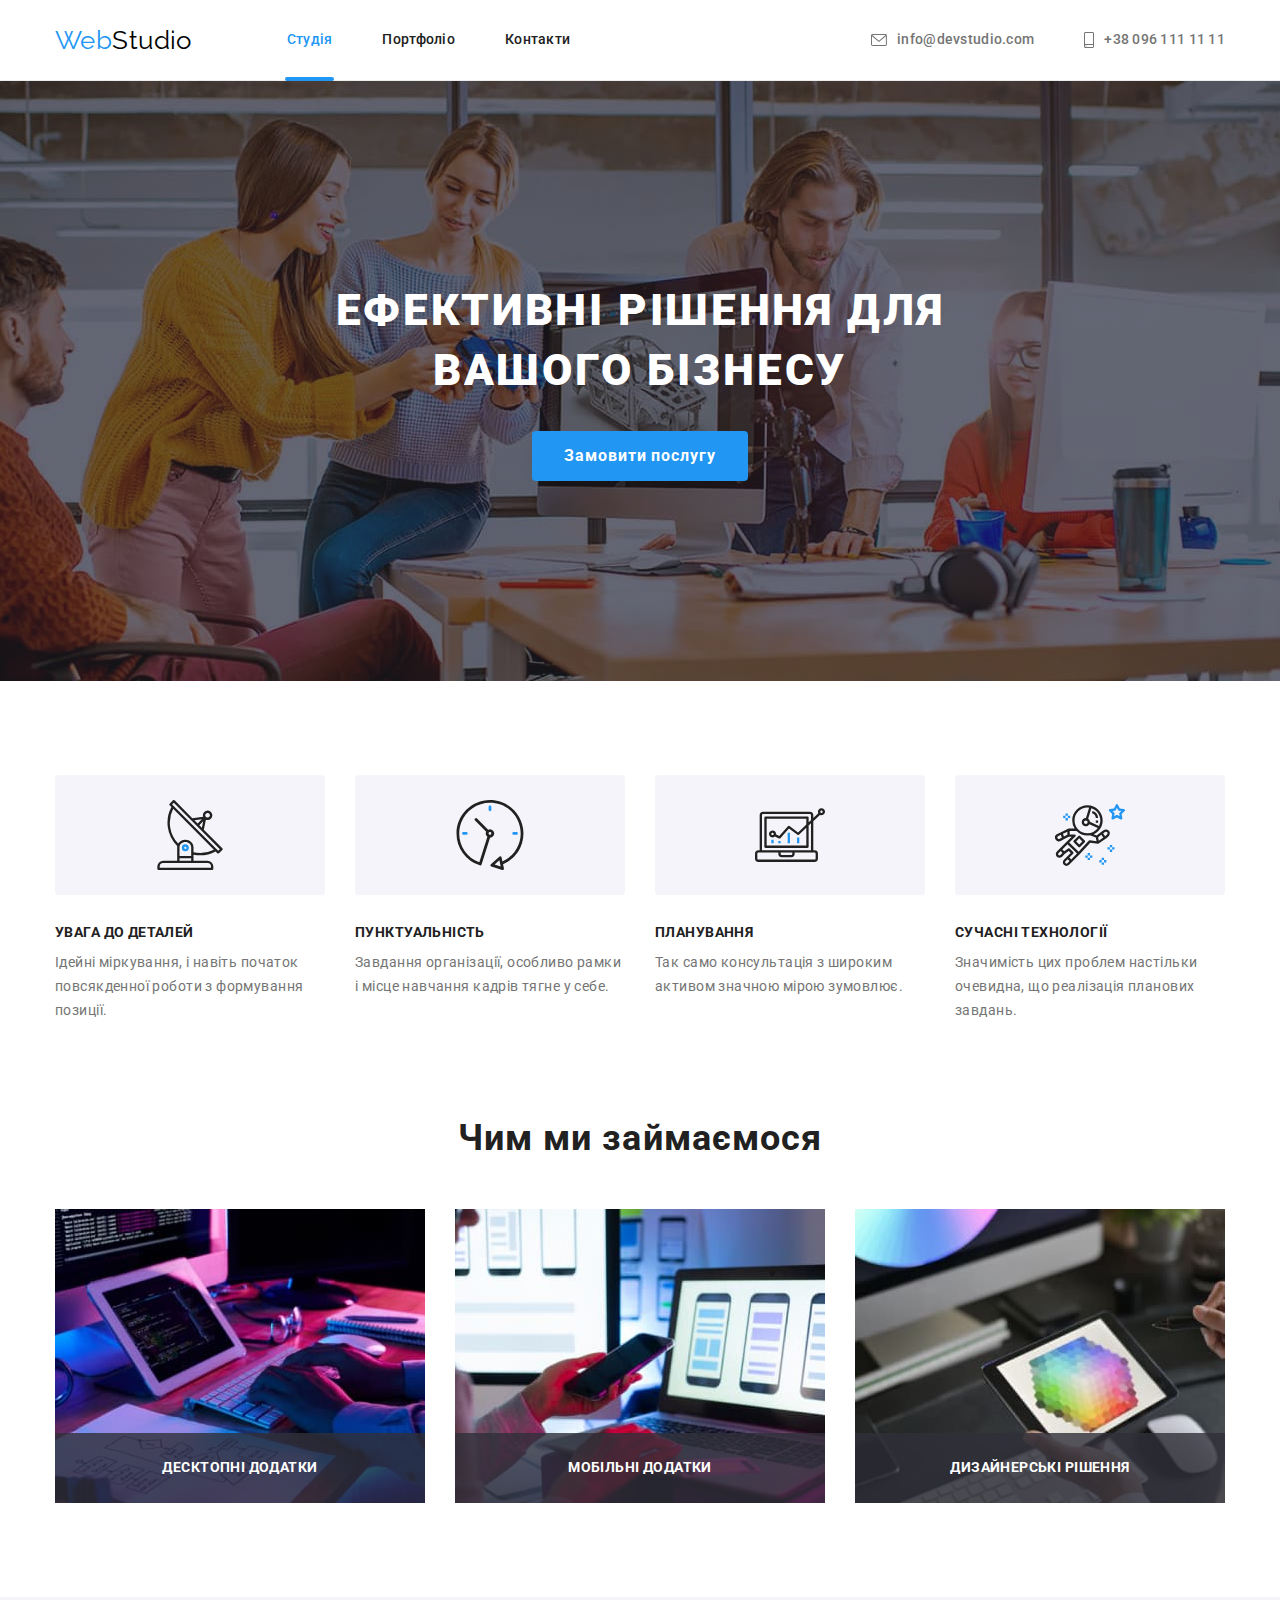
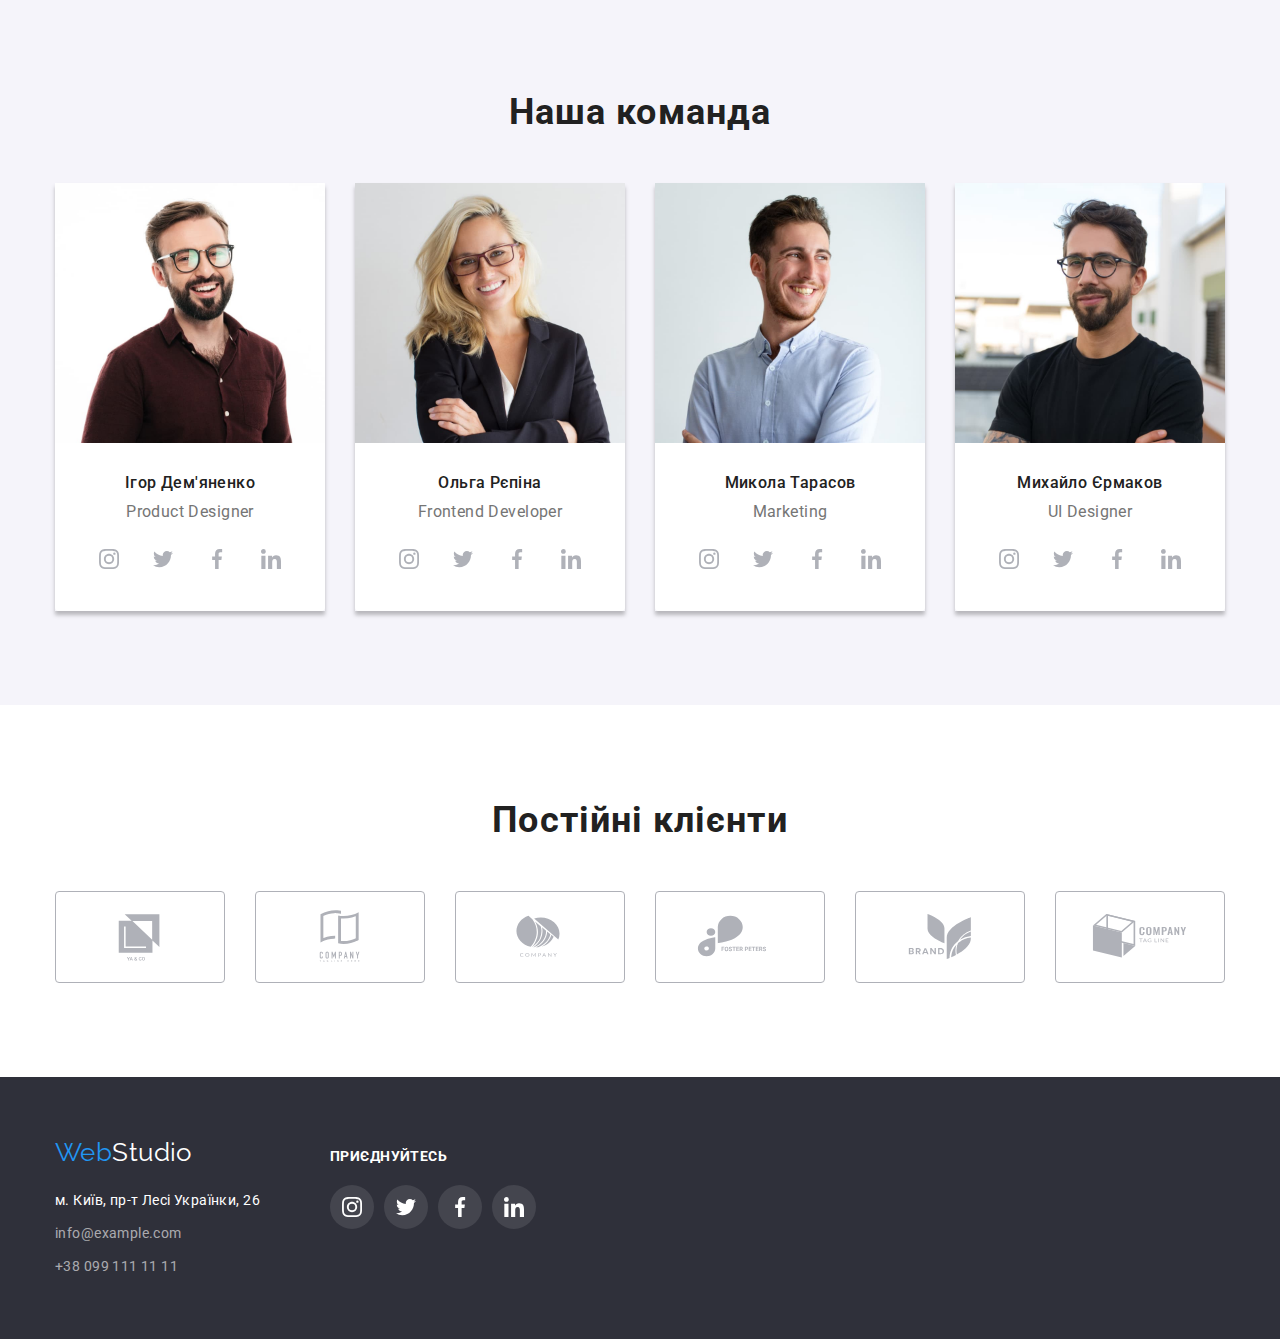
<file: index.html>
<!DOCTYPE html>
<html lang="uk">
  <head>
    <meta charset="UTF-8" />
    <meta http-equiv="X-UA-Compatible" content="IE=edge" />
    <meta name="viewport" content="width=device-width, initial-scale=1.0" />
    <title>Document</title>
    <link
      href="https://fonts.googleapis.com/css2?family=Raleway:wght@700&family=Roboto:wght@400;500;700;900&display=swap"
      rel="stylesheet"
    />
    <link
      rel="stylesheet"
      href="https://cdnjs.cloudflare.com/ajax/libs/modern-normalize/1.1.0/modern-normalize.min.css"
    />
    <link rel="stylesheet" href="./css/styles.css" />
  </head>
  <body>
    <!-- Head -->
    <header>
      <div class="container page-header">
        <a href="./index.html" class="logo">Web<span class="accent">Studio</span></a>
        <nav>
          <ul class="site-nav list">
            <li class="item"><a href="./index.html" class="link current">Студія</a></li>
            <li class="item"><a href="./portfolio.html" class="link">Портфоліо</a></li>
            <li class="item"><a href="" class="link">Контакти</a></li>
          </ul>
        </nav>
        <ul class="contact-info list">
          <li class="item">
            <a href="mailto:info@devstudio.com" class="link"
              ><svg class="contact-icon" width="16" height="12">
                <use href="./images/icons.svg#icon-envelope"></use></svg
              >info@devstudio.com</a
            >
          </li>
          <li class="item">
            <a href="tel:+380961111111" class="link"
              ><svg class="contact-icon" width="10" height="16">
                <use href="./images/icons.svg#icon-smartphone"></use></svg
              >+38 096 111 11 11</a
            >
          </li>
        </ul>
      </div>
    </header>
    <!-- Hero -->
    <main>
      <section class="hero">
        <div class="container">
          <h1 class="hero-title">Ефективні рішення для<br />вашого бізнесу</h1>
          <button type="button" class="button primary" data-modal-open>Замовити послугу</button>
        </div>
      </section>
      <!-- Feature -->
      <section class="section">
        <div class="container">
          <h2 class="section-title visually-hidden">Переваги</h2>
          <ul class="feature-list list">
            <li class="item">
              <div class="feature-img-list">
                <svg class="icon" width="70" height="70">
                  <use href="./images/icons.svg#icon-antenna"></use>
                </svg>
              </div>
              <h3 class="title">УВАГА ДО ДЕТАЛЕЙ</h3>
              <p>Ідейні міркування, і навіть початок повсякденної роботи з формування позиції.</p>
            </li>
            <li class="item">
              <div class="feature-img-list">
                <svg class="icon" width="70" height="70">
                  <use href="./images/icons.svg#icon-clock"></use>
                </svg>
              </div>
              <h3 class="title">ПУНКТУАЛЬНІСТЬ</h3>
              <p>Завдання організації, особливо рамки і місце навчання кадрів тягне у себе.</p>
            </li>
            <li class="item">
              <div class="feature-img-list">
                <svg class="icon" width="70" height="70">
                  <use href="./images/icons.svg#icon-diagram"></use>
                </svg>
              </div>
              <h3 class="title">ПЛАНУВАННЯ</h3>
              <p>Так само консультація з широким активом значною мірою зумовлює.</p>
            </li>
            <li class="item">
              <div class="feature-img-list">
                <svg class="icon" width="70" height="70">
                  <use href="./images/icons.svg#icon-astronaut"></use>
                </svg>
              </div>
              <h3 class="title">СУЧАСНІ ТЕХНОЛОГІЇ</h3>
              <p>Значимість цих проблем настільки очевидна, що реалізація планових завдань.</p>
            </li>
          </ul>
        </div>
      </section>
      <!-- Presentation -->
      <section class="section make">
        <div class="container">
          <h2 class="section-title">Чим ми займаємося</h2>
          <ul class="list presentation">
            <li class="item">
              <img
                src="./images/computer.jpg"
                alt="Персональний комп'ютер"
                width="370"
                height="294"
              />
              <p class="presentation-top-text">Десктопні додатки</p>
            </li>
            <li class="item">
              <img src="./images/phone.jpg" alt="Мобільний пристрій" width="370" height="294" />
              <p class="presentation-top-text">Мобільні додатки</p>
            </li>
            <li class="item">
              <img src="./images/tablet.jpg" alt="Планшет" width="370" height="294" />
              <p class="presentation-top-text">Дизайнерські рішення</p>
            </li>
          </ul>
        </div>
      </section>
      <section class="section team">
        <div class="container">
          <h2 class="section-title">Наша команда</h2>
          <ul class="team-list list">
            <li class="item">
              <img src="./images/designer.jpg" alt="Співробітник" width="270" />
              <div class="card">
                <h3 class="team">Ігор Дем'яненко</h3>
                <p class="profession">Product Designer</p>
                <ul class="team-soc-list list">
                  <li class="team-soc-item">
                    <a href="" class="team-soc-link link">
                      <svg class="team-soc-icon" width="20" height="20">
                        <use href="./images/icons.svg#icon-instagram"></use>
                      </svg>
                    </a>
                  </li>
                  <li class="team-soc-item">
                    <a href="" class="team-soc-link link"
                      ><svg class="team-soc-icon" width="20" height="20">
                        <use href="./images/icons.svg#icon-twitter"></use></svg
                    ></a>
                  </li>
                  <li class="team-soc-item">
                    <a href="" class="team-soc-link link"
                      ><svg class="team-soc-icon" width="20" height="20">
                        <use href="./images/icons.svg#icon-facebook"></use></svg
                    ></a>
                  </li>
                  <li class="team-soc-item">
                    <a href="" class="team-soc-link link"
                      ><svg class="team-soc-icon" width="20" height="20">
                        <use href="./images/icons.svg#icon-linkedin"></use></svg
                    ></a>
                  </li>
                </ul>
              </div>
            </li>
            <li class="item">
              <img src="./images/developer.jpg" alt="Співробітниця" width="270" />
              <div class="card">
                <h3 class="team">Ольга Рєпіна</h3>
                <p class="profession">Frontend Developer</p>
                <ul class="team-soc-list list">
                  <li class="team-soc-item">
                    <a href="" class="team-soc-link link">
                      <svg class="team-soc-icon" width="20" height="20">
                        <use href="./images/icons.svg#icon-instagram"></use>
                      </svg>
                    </a>
                  </li>
                  <li class="team-soc-item">
                    <a href="" class="team-soc-link link"
                      ><svg class="team-soc-icon" width="20" height="20">
                        <use href="./images/icons.svg#icon-twitter"></use></svg
                    ></a>
                  </li>
                  <li class="team-soc-item">
                    <a href="" class="team-soc-link link"
                      ><svg class="team-soc-icon" width="20" height="20">
                        <use href="./images/icons.svg#icon-facebook"></use></svg
                    ></a>
                  </li>
                  <li class="team-soc-item">
                    <a href="" class="team-soc-link link"
                      ><svg class="team-soc-icon" width="20" height="20">
                        <use href="./images/icons.svg#icon-linkedin"></use></svg
                    ></a>
                  </li>
                </ul>
              </div>
            </li>
            <li class="item">
              <img src="./images/marketing.jpg" alt="Співробітник" width="270" />
              <div class="card">
                <h3 class="team">Микола Тарасов</h3>
                <p class="profession">Marketing</p>
                <ul class="team-soc-list list">
                  <li class="team-soc-item">
                    <a href="" class="team-soc-link link">
                      <svg class="team-soc-icon" width="20" height="20">
                        <use href="./images/icons.svg#icon-instagram"></use>
                      </svg>
                    </a>
                  </li>
                  <li class="team-soc-item">
                    <a href="" class="team-soc-link link"
                      ><svg class="team-soc-icon" width="20" height="20">
                        <use href="./images/icons.svg#icon-twitter"></use></svg
                    ></a>
                  </li>
                  <li class="team-soc-item">
                    <a href="" class="team-soc-link link"
                      ><svg class="team-soc-icon" width="20" height="20">
                        <use href="./images/icons.svg#icon-facebook"></use></svg
                    ></a>
                  </li>
                  <li class="team-soc-item">
                    <a href="" class="team-soc-link link"
                      ><svg class="team-soc-icon" width="20" height="20">
                        <use href="./images/icons.svg#icon-linkedin"></use></svg
                    ></a>
                  </li>
                </ul>
              </div>
            </li>
            <li class="item">
              <img src="./images/uidesigner.jpg" alt="Співробітник" width="270" />
              <div class="card">
                <h3 class="team">Михайло Єрмаков</h3>
                <p class="profession">UI Designer</p>
                <ul class="team-soc-list list">
                  <li class="team-soc-item">
                    <a href="" class="team-soc-link link">
                      <svg class="team-soc-icon" width="20" height="20">
                        <use href="./images/icons.svg#icon-instagram"></use>
                      </svg>
                    </a>
                  </li>
                  <li class="team-soc-item">
                    <a href="" class="team-soc-link link"
                      ><svg class="team-soc-icon" width="20" height="20">
                        <use href="./images/icons.svg#icon-twitter"></use></svg
                    ></a>
                  </li>
                  <li class="team-soc-item">
                    <a href="" class="team-soc-link link"
                      ><svg class="team-soc-icon" width="20" height="20">
                        <use href="./images/icons.svg#icon-facebook"></use></svg
                    ></a>
                  </li>
                  <li class="team-soc-item">
                    <a href="" class="team-soc-link link"
                      ><svg class="team-soc-icon" width="20" height="20">
                        <use href="./images/icons.svg#icon-linkedin"></use></svg
                    ></a>
                  </li>
                </ul>
              </div>
            </li>
          </ul>
        </div>
      </section>
      <!-- Client -->
      <section class="section client">
        <div class="container">
          <h2 class="section-title">Постійні клієнти</h2>
          <ul class="client-list list">
            <li class="client-item">
              <a href="" class="client-link link"
                ><svg class="client-soc-icon" width="106" height="60">
                  <use href="./images/icons.svg#icon-logo"></use></svg
              ></a>
            </li>
            <li class="client-item">
              <a href="" class="client-link link"
                ><svg class="client-soc-icon" width="106" height="60">
                  <use href="./images/icons.svg#icon-logo-1"></use></svg
              ></a>
            </li>
            <li class="client-item">
              <a href="" class="client-link link"
                ><svg class="client-soc-icon" width="106" height="60">
                  <use href="./images/icons.svg#icon-logo-2"></use></svg
              ></a>
            </li>
            <li class="client-item">
              <a href="" class="client-link link"
                ><svg class="client-soc-icon" width="106" height="60">
                  <use href="./images/icons.svg#icon-logo-3"></use></svg
              ></a>
            </li>
            <li class="client-item">
              <a href="" class="client-link link"
                ><svg class="client-soc-icon" width="106" height="60">
                  <use href="./images/icons.svg#icon-logo-4"></use></svg
              ></a>
            </li>
            <li class="client-item">
              <a href="" class="client-link link"
                ><svg class="client-soc-icon" width="106" height="60">
                  <use href="./images/icons.svg#icon-logo-5"></use></svg
              ></a>
            </li>
          </ul>
        </div>
      </section>
    </main>
    <!-- Footer -->
    <footer class="down">
      <div class="container footer-container">
        <div class="page-footer">
          <a href="./index.html" class="logo">Web<span class="accent">Studio</span></a>
          <address>
            <ul class="site-footer list">
              <li class="item">
                <a
                  href="https://goo.gl/maps/UnmmoopjUjEERXCH8"
                  target="_blank"
                  rel="noopener noreferrer"
                  class="map-link"
                  >м. Київ, пр-т Лесі Українки, 26</a
                >
              </li>
              <li class="item">
                <a href="mailto:info@example.com" class="link">info@example.com</a>
              </li>
              <li class="item"><a href="tel:+380991111111" class="link">+38 099 111 11 11</a></li>
            </ul>
          </address>
        </div>
        <div class="page-invait">
          <h2 class="section-title-invait">приєднуйтесь</h2>
          <ul class="invait-list list">
            <li class="invait-soc-item">
              <a href="" class="invait-soc-link link"
                ><svg class="invait-soc-icon" width="20" height="20">
                  <use href="./images/icons.svg#icon-instagram"></use></svg
              ></a>
            </li>
            <li class="invait-soc-item">
              <a href="" class="invait-soc-link link"
                ><svg class="invait-soc-icon" width="20" height="20">
                  <use href="./images/icons.svg#icon-twitter"></use></svg
              ></a>
            </li>
            <li class="invait-soc-item">
              <a href="" class="invait-soc-link link"
                ><svg class="invait-soc-icon" width="20" height="20">
                  <use href="./images/icons.svg#icon-facebook"></use></svg
              ></a>
            </li>
            <li class="invait-soc-item">
              <a href="" class="invait-soc-link link"
                ><svg class="invait-soc-icon" width="20" height="20">
                  <use href="./images/icons.svg#icon-linkedin"></use></svg
              ></a>
            </li>
          </ul>
        </div>
      </div>
    </footer>
    <div class="backdrop is-hidden" data-modal>
      <div class="modal">
        <button type="button" class="modal-close" data-modal-close>
          <svg class="modal-close-icon" width="18" height="18">
            <use href="./images/icons.svg#icon-close-black"></use>
          </svg>
        </button>
      </div>
    </div>
    <script src="./js/modal.js"></script>
  </body>
</html>
</file>
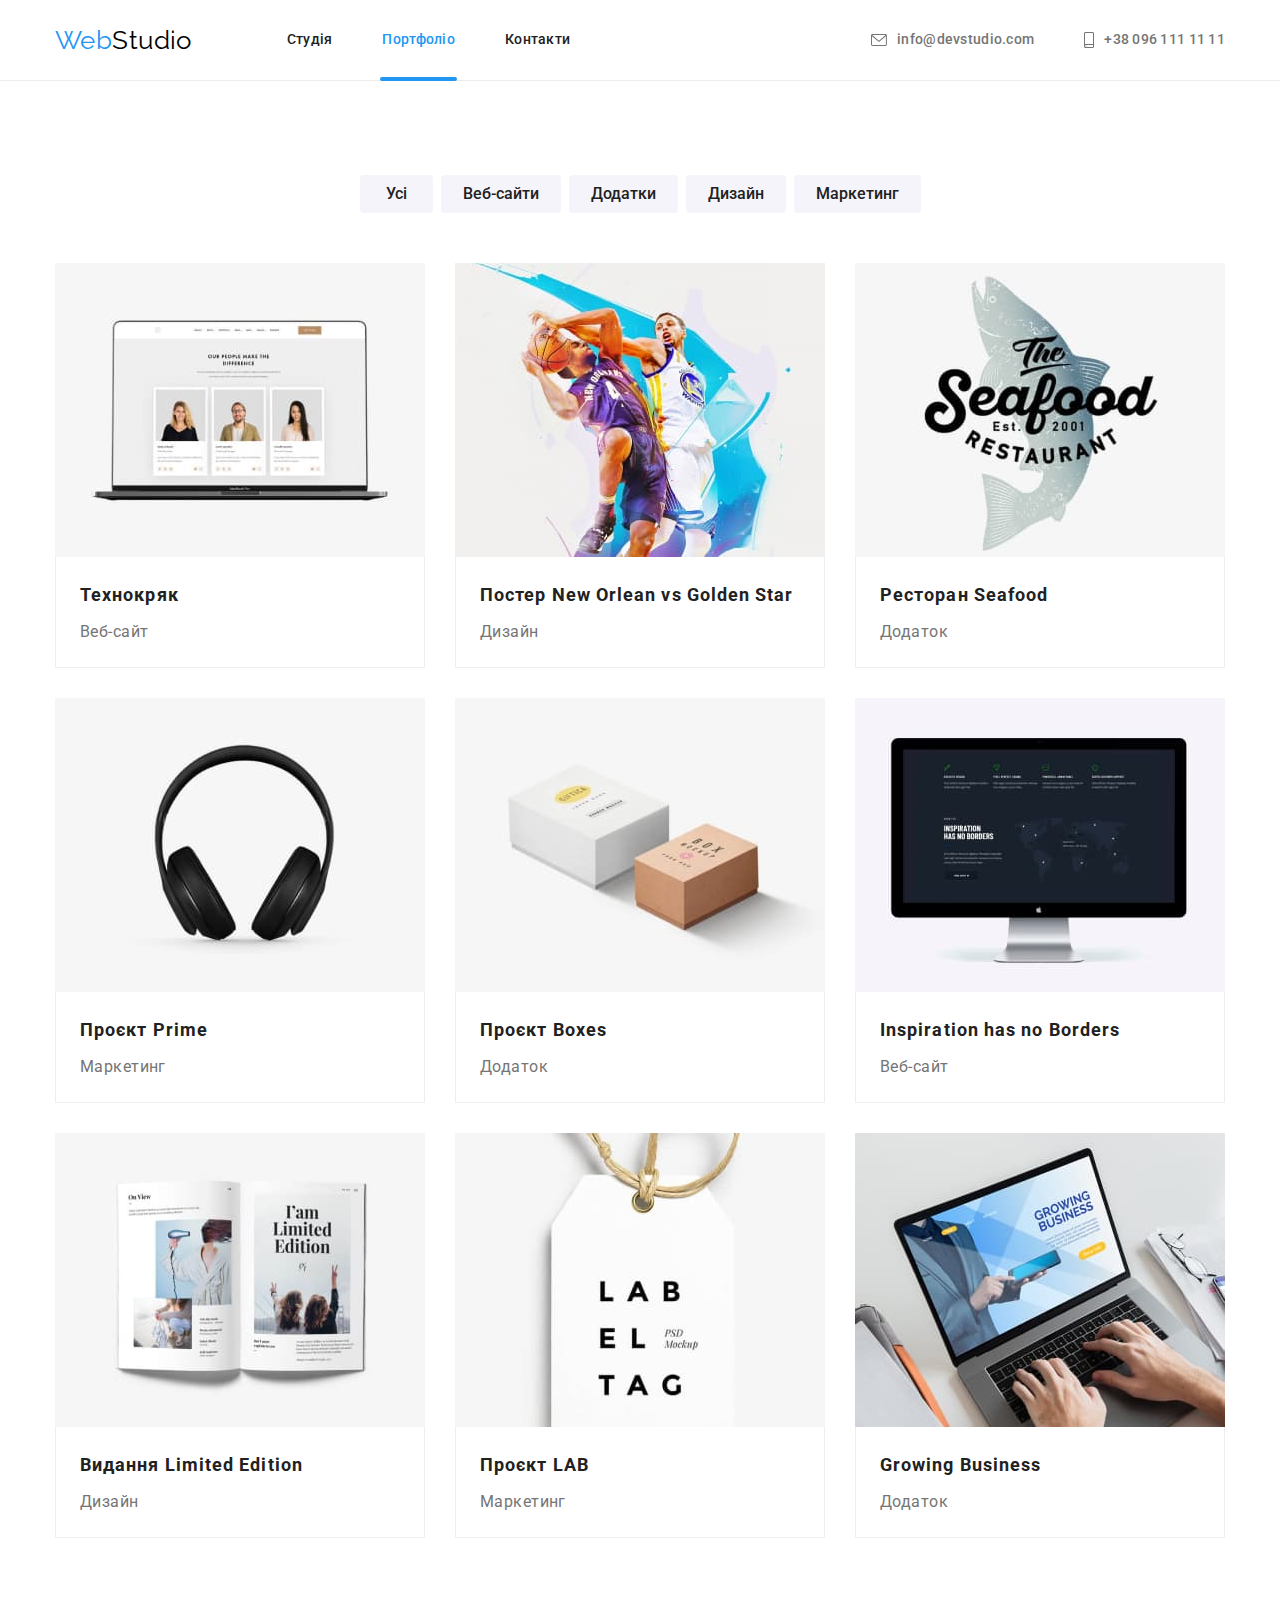
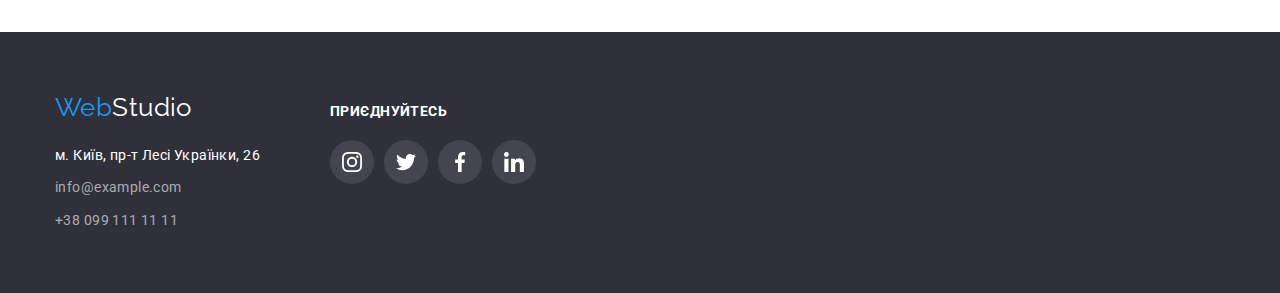
<file: portfolio.html>
<!DOCTYPE html>
<html lang="uk">
  <head>
    <meta charset="UTF-8" />
    <meta http-equiv="X-UA-Compatible" content="IE=edge" />
    <meta name="viewport" content="width=device-width, initial-scale=1.0" />
    <title>Document</title>
    <link
      href="https://fonts.googleapis.com/css2?family=Raleway:wght@700&family=Roboto:wght@400;500;700;900&display=swap"
      rel="stylesheet"
    />
    <link
      rel="stylesheet"
      href="https://cdnjs.cloudflare.com/ajax/libs/modern-normalize/1.1.0/modern-normalize.min.css"
    />
    <link rel="stylesheet" href="./css/styles.css" />
  </head>
  <body>
    <!-- Head -->
    <header>
      <div class="container page-header">
        <a href="./index.html" class="logo">Web<span class="accent">Studio</span></a>
        <nav>
          <ul class="site-nav list">
            <li class="item"><a href="./index.html" class="link">Студія</a></li>
            <li class="item"><a href="./portfolio.html" class="link current">Портфоліо</a></li>
            <li class="item"><a href="" class="link">Контакти</a></li>
          </ul>
        </nav>
        <ul class="contact-info list">
          <li class="item">
            <a href="mailto:info@devstudio.com" class="link"
              ><svg class="contact-icon" width="16" height="12">
                <use href="./images/icons.svg#icon-envelope"></use></svg
              >info@devstudio.com</a
            >
          </li>
          <li class="item">
            <a href="tel:+380961111111" class="link"
              ><svg class="contact-icon" width="10" height="16">
                <use href="./images/icons.svg#icon-smartphone"></use></svg
              >+38 096 111 11 11</a
            >
          </li>
        </ul>
      </div>
    </header>
    <!-- Hero -->
    <main>
      <section class="section container">
        <h1 class="visually-hidden">Портфоліо</h1>
        <ul class="filter list">
          <li class="item">
            <button type="button" class="button secondary">Усі</button>
          </li>
          <li class="item"><button type="button" class="button secondary">Веб-сайти</button></li>
          <li class="item"><button type="button" class="button secondary">Додатки</button></li>
          <li class="item"><button type="button" class="button secondary">Дизайн</button></li>
          <li class="item"><button type="button" class="button secondary">Маркетинг</button></li>
        </ul>
        <ul class="list product">
          <li class="item">
            <div class="product-top-wrap">
              <img
                src="./images/technocrack.jpg"
                alt="Веб-сайт"
                width="370"
                height="294"
                class="jpg"
              />
              <p class="product-top-text">
                Ресурс пропонує комплексні пропозиції з різним рівнем функціоналу та сервісів. Все
                це дозволить відвідувачу отримати вичерпні відомості про компанію чи приватну особу.
              </p>
            </div>
            <div class="border-product">
              <h2 class="section-portfolio">Технокряк</h2>
              <p class="product">Веб-сайт</p>
            </div>
          </li>
          <li class="item">
            <div class="product-top-wrap">
              <img src="./images/poster.jpg" alt="Баскетбол" width="370" height="294" class="jpg" />
              <p class="product-top-text">
                Ресурс пропонує комплексні пропозиції з різним рівнем функціоналу та сервісів. Все
                це дозволить відвідувачу отримати вичерпні відомості про компанію чи приватну особу.
              </p>
            </div>
            <div class="border-product">
              <h2 class="section-portfolio">Постер New Orlean vs Golden Star</h2>
              <p class="product">Дизайн</p>
            </div>
          </li>
          <li class="item">
            <div class="product-top-wrap">
              <img src="./images/seafood.jpg" alt="Логотип" width="370" height="294" class="jpg" />
              <p class="product-top-text">
                Ресурс пропонує комплексні пропозиції з різним рівнем функціоналу та сервісів. Все
                це дозволить відвідувачу отримати вичерпні відомості про компанію чи приватну особу.
              </p>
            </div>
            <div class="border-product">
              <h2 class="section-portfolio">Ресторан Seafood</h2>
              <p class="product">Додаток</p>
            </div>
          </li>
          <li class="item">
            <div class="product-top-wrap">
              <img src="./images/prime.jpg" alt="Навушники" width="370" height="294" class="jpg" />
              <p class="product-top-text">
                Ресурс пропонує комплексні пропозиції з різним рівнем функціоналу та сервісів. Все
                це дозволить відвідувачу отримати вичерпні відомості про компанію чи приватну особу.
              </p>
            </div>
            <div class="border-product">
              <h2 class="section-portfolio">Проєкт Prime</h2>
              <p class="product">Маркетинг</p>
            </div>
          </li>
          <li class="item">
            <div class="product-top-wrap">
              <img src="./images/boxes.jpg" alt="Коробки" width="370" height="294" class="jpg" />
              <p class="product-top-text">
                Ресурс пропонує комплексні пропозиції з різним рівнем функціоналу та сервісів. Все
                це дозволить відвідувачу отримати вичерпні відомості про компанію чи приватну особу.
              </p>
            </div>
            <div class="border-product">
              <h2 class="section-portfolio">Проєкт Boxes</h2>
              <p class="product">Додаток</p>
            </div>
          </li>
          <li class="item">
            <div class="product-top-wrap">
              <img
                src="./images/inspiration.jpg"
                alt="Веб-сайт"
                width="370"
                height="294"
                class="jpg"
              />
              <p class="product-top-text">
                Ресурс пропонує комплексні пропозиції з різним рівнем функціоналу та сервісів. Все
                це дозволить відвідувачу отримати вичерпні відомості про компанію чи приватну особу.
              </p>
            </div>
            <div class="border-product">
              <h2 class="section-portfolio">Inspiration has no Borders</h2>
              <p class="product">Веб-сайт</p>
            </div>
          </li>
          <li class="item">
            <div class="product-top-wrap">
              <img src="./images/edition.jpg" alt="Журнал" width="370" height="294" class="jpg" />
              <p class="product-top-text">
                Ресурс пропонує комплексні пропозиції з різним рівнем функціоналу та сервісів. Все
                це дозволить відвідувачу отримати вичерпні відомості про компанію чи приватну особу.
              </p>
            </div>
            <div class="border-product">
              <h2 class="section-portfolio">Видання Limited Edition</h2>
              <p class="product">Дизайн</p>
            </div>
          </li>
          <li class="item">
            <div class="product-top-wrap">
              <img src="./images/lab.jpg" alt="Бирка" width="370" height="294" class="jpg" />
              <p class="product-top-text">
                Ресурс пропонує комплексні пропозиції з різним рівнем функціоналу та сервісів. Все
                це дозволить відвідувачу отримати вичерпні відомості про компанію чи приватну особу.
              </p>
            </div>
            <div class="border-product">
              <h2 class="section-portfolio">Проєкт LAB</h2>
              <p class="product">Маркетинг</p>
            </div>
          </li>
          <li class="item">
            <div class="product-top-wrap">
              <img src="./images/business.jpg" alt="Додаток" width="370" height="294" class="jpg" />
              <p class="product-top-text">
                Ресурс пропонує комплексні пропозиції з різним рівнем функціоналу та сервісів. Все
                це дозволить відвідувачу отримати вичерпні відомості про компанію чи приватну особу.
              </p>
            </div>
            <div class="border-product">
              <h2 class="section-portfolio">Growing Business</h2>
              <p class="product">Додаток</p>
            </div>
          </li>
        </ul>
      </section>
    </main>
    <!-- Footer -->
    <footer class="down">
      <div class="container footer-container">
        <div class="page-footer">
          <a href="./index.html" class="logo">Web<span class="accent">Studio</span></a>
          <address>
            <ul class="site-footer list">
              <li class="item">
                <a
                  href="https://goo.gl/maps/UnmmoopjUjEERXCH8"
                  target="_blank"
                  rel="noopener noreferrer"
                  class="map-link"
                  >м. Київ, пр-т Лесі Українки, 26</a
                >
              </li>
              <li class="item">
                <a href="mailto:info@example.com" class="link">info@example.com</a>
              </li>
              <li class="item"><a href="tel:+380991111111" class="link">+38 099 111 11 11</a></li>
            </ul>
          </address>
        </div>
        <div class="page-invait">
          <h2 class="section-title-invait">приєднуйтесь</h2>
          <ul class="invait-list list">
            <li class="invait-soc-item">
              <a href="" class="invait-soc-link link"
                ><svg class="invait-soc-icon" width="20" height="20">
                  <use href="./images/icons.svg#icon-instagram"></use></svg
              ></a>
            </li>
            <li class="invait-soc-item">
              <a href="" class="invait-soc-link link"
                ><svg class="invait-soc-icon" width="20" height="20">
                  <use href="./images/icons.svg#icon-twitter"></use></svg
              ></a>
            </li>
            <li class="invait-soc-item">
              <a href="" class="invait-soc-link link"
                ><svg class="invait-soc-icon" width="20" height="20">
                  <use href="./images/icons.svg#icon-facebook"></use></svg
              ></a>
            </li>
            <li class="invait-soc-item">
              <a href="" class="invait-soc-link link"
                ><svg class="invait-soc-icon" width="20" height="20">
                  <use href="./images/icons.svg#icon-linkedin"></use></svg
              ></a>
            </li>
          </ul>
        </div>
      </div>
    </footer>
  </body>
</html>
</file>
<file: css/styles.css>
/* колір основного тексту #2196F3 */
/* другорядний колір тексту #757575 */
/* білий #FFFFFF */
/* кольори лого #2196F3; #000000 */
/* акцент #2196F3 */
/* колір контактів футера rgba(255, 255, 255, 0.6); */
/* другорядні кольори фону #2F303A; #F5F4FA */
/*outline: 2px solid darkmagenta;*/
:root {
  --primary-text-color: #757575;
  --title-text-color: #212121;
  --accent-color: #2196f3;
  --primary-white-color: #ffffff;
  --white-mod: rgba(255, 255, 255, 0.6);
  --primary-bg-color: #f5f4fa;
  --secondary-bg-color: #2f303a;
  --logo-color: #000000;
  --border-header-color: #ececec;
}
*,
*::before,
*::after {
  box-sizing: border-box;
}
h1,
h2,
h3,
h4,
p {
  margin-top: 0;
  margin-bottom: 0;
}
ul,
ol {
  margin-top: 0;
  margin-bottom: 0;
  padding-left: 0;
}
body {
  background-color: var(--primary-white-color);
  color: var(--primary-text-color);
  font-family: Roboto, sans-serif;
  letter-spacing: 0.03em;
  font-size: 14px;
  line-height: 1.71;
}
img {
  display: block;
}
/* border-bottom: 1px solid #ececec; */
header {
  border-bottom-width: 1px;
  border-bottom-style: solid;
  border-bottom-color: var(--border-header-color);
}
.list {
  list-style: none;
  padding: 0;
  margin: 0;
}
.container {
  margin-left: auto;
  margin-right: auto;
  max-width: 1200px;
  width: 100%;
  padding-left: 15px;
  padding-right: 15px;
}
.logo {
  color: var(--accent-color);
  font-family: Raleway, sans-serif;
  font-size: 26px;
  line-height: 1.19;
  text-decoration: none;
}
.accent {
  color: var(--logo-color);
}
.down .accent {
  color: var(--primary-white-color);
}
/*------------------------------------  site-nav  ----------------------------------*/
.site-nav .link {
  color: var(--title-text-color);
  font-weight: 500;
  font-size: 14px;
  line-height: 1.14;
  letter-spacing: 0.02em;
  text-decoration: none;
  display: block;
  padding-top: 32px;
  padding-bottom: 32px;
  padding-left: 2px;
  padding-right: 2px;
  transition: 250ms cubic-bezier(0.4, 0, 0.2, 1);
}
.site-nav .link:hover,
.site-nav .link:focus {
  color: var(--accent-color);
}
.site-nav .link.current {
  color: var(--accent-color);
}
.current {
  position: relative;
}
.current::after {
  content: '';
  width: 100%;
  height: 4px;
  background-color: var(--accent-color);
  border-radius: 2px;
  position: absolute;
  bottom: -1px;
  left: 0;
}
.contact-info .link {
  color: var(--primary-text-color);
  font-weight: 500;
  font-size: 14px;
  line-height: 1.14;
  letter-spacing: 0.02em;
  text-decoration: none;
  display: flex;
  align-items: center;
  transition: 250ms cubic-bezier(0.4, 0, 0.2, 1);
}
.contact-info .link:hover,
.contact-info .link:focus {
  color: var(--accent-color);
}
.site-nav {
  display: flex;
  margin-left: 93px;
}
.site-nav .item + .item {
  margin-left: 46px;
}
.page-header {
  display: flex;
  align-items: center;
}
.contact-info {
  display: flex;
  margin-left: auto;
}
.contact-info .item + .item {
  margin-left: 50px;
}
.contact-icon {
  fill: currentColor;
  margin-right: 10px;
}
/*--------------------------------------  hero  ------------------------------------*/
.hero-title {
  color: var(--primary-white-color);
  font-weight: 900;
  font-size: 44px;
  line-height: 1.36;
  letter-spacing: 0.06em;
  text-transform: uppercase;
  margin-top: 0;
  margin-bottom: 30px;
}
.hero {
  background-color: var(--secondary-bg-color);
  text-align: center;

  padding-top: 200px;
  padding-bottom: 200px;

  max-width: 1600px;
  height: 600px;
  margin-left: auto;
  margin-right: auto;

  background-image: linear-gradient(rgba(47, 48, 58, 0.4), rgba(47, 48, 58, 0.4)),
    url(../images/hero-bg.jpg);
  background-repeat: no-repeat;
  background-position: center;
  background-size: cover;
}
/*------------------------------------  section  -----------------------------------*/
.section-title {
  color: var(--title-text-color);
  font-weight: 700;
  font-size: 36px;
  line-height: 1.17;
  text-align: center;
  margin-top: 0;
  margin-bottom: 50px;
}
.section {
  padding-top: 94px;
  padding-bottom: 94px;
}
.section.make {
  padding-top: 0;
}
/*------------------------------------  features  ----------------------------------*/
.feature-list .title {
  color: var(--title-text-color);
  font-weight: 700;
  font-size: 14px;
  line-height: 1.14;
  margin-top: 0;
  margin-bottom: 10px;
}
.feature-list p {
  margin-top: 0;
  margin-bottom: 0;
}
.feature-list {
  display: flex;
  flex-wrap: wrap;
}
.feature-list .item {
  width: 270px;
  margin-right: 30px;
}
.feature-list .item:nth-child(4n) {
  margin-right: 0;
}
.presentation {
  display: flex;
  flex-wrap: wrap;
}
.presentation .item {
  width: 370px;
  margin-right: 30px;

  position: relative;
}
.presentation .item:nth-child(3n) {
  margin-right: 0;
}
.feature-img-list {
  width: 270px;
  height: 120px;
  background-color: var(--primary-bg-color);
  border-radius: 4px;
  display: flex;
  align-items: center;
  justify-content: center;
  margin-bottom: 30px;
}
.presentation-top-text {
  color: var(--primary-white-color);
  background-color: rgba(47, 48, 58, 0.8);
  font-weight: 700;
  font-size: 14px;
  line-height: 1.14;
  text-align: center;
  letter-spacing: 0.03em;
  text-transform: uppercase;
  position: absolute;
  bottom: 0;
  left: 0;
  display: flex;
  align-items: center;
  justify-content: center;
  width: 100%;
  height: 70px;
}
/*-------------------------------------  team  -------------------------------------*/
.team-list .team {
  color: var(--title-text-color);
  font-weight: 500;
  font-size: 16px;
  line-height: 1.19;
  text-align: center;
  background-color: var(--primary-white-color);
  margin-bottom: 10px;
  display: flex;
  justify-content: center;
}
.card {
  padding: 30px 10px;
  background-color: var(--primary-white-color);
  border-radius: 0px 0px 4px 4px;
}
.team-list .profession {
  font-size: 16px;
  line-height: 1.19;
  text-align: center;
  background-color: var(--primary-white-color);
  display: flex;
  justify-content: center;
  margin-bottom: 16px;
}
.section.team {
  background-color: var(--primary-bg-color);
  padding-top: 94px;
  padding-bottom: 94px;
}
.team-list {
  display: flex;
  flex-wrap: wrap;
}
.team-list .item {
  width: 270px;
  margin-right: 30px;
  box-shadow: 0px 4px 4px 0px rgba(0, 0, 0, 0.25);
}
.team-list .item:nth-child(4n) {
  margin-right: 0;
}
.team-soc-link {
  width: 44px;
  height: 44px;
  background-color: var(--primary-white-color);
  border-radius: 50%;
  display: flex;
  align-items: center;
  justify-content: center;
  transition: 250ms cubic-bezier(0.4, 0, 0.2, 1);
}
.team-soc-list {
  display: flex;
  justify-content: center;
  gap: 10px;
}
.team-soc-icon {
  fill: #afb1b8;
  transition: 250ms cubic-bezier(0.4, 0, 0.2, 1);
}
.team-soc-link:hover,
.team-soc-link:focus {
  background-color: var(--accent-color);
}
.team-soc-link:hover .team-soc-icon,
.team-soc-link:focus .team-soc-icon {
  fill: var(--primary-white-color);
}
/*-----------------------------------  clients  ------------------------------------*/
.section-title {
  font-weight: 700;
  font-size: 36px;
  line-height: 1.17;
  text-align: center;
  letter-spacing: 0.03em;
  color: var(--title-text-color);
}
.client-link {
  width: 170px;
  height: 92px;
  border: 1px solid #afb1b8;
  border-radius: 4px;
  display: flex;
  align-items: center;
  justify-content: center;
  transition: 250ms cubic-bezier(0.4, 0, 0.2, 1);
}
.client-list {
  display: flex;
  justify-content: center;
  gap: 30px;
}
.client-soc-icon {
  fill: #afb1b8;
  transition: 250ms cubic-bezier(0.4, 0, 0.2, 1);
}
.client-link:hover,
.client-link:focus {
  border-color: var(--accent-color);
}
.client-link:hover .client-soc-icon,
.client-link:focus .client-soc-icon {
  fill: var(--accent-color);
}
/*------------------------------------  footer  ------------------------------------*/
.site-footer .map-link {
  color: var(--primary-white-color);
  text-decoration: none;
  font-style: normal;
  display: block;
  transition: 250ms cubic-bezier(0.4, 0, 0.2, 1);
}
.site-footer .map-link:hover,
.site-footer .map-link:focus {
  color: var(--accent-color);
}
.site-footer .link {
  color: var(--white-mod);
  text-decoration: none;
  font-style: normal;
  display: block;
  transition: 250ms cubic-bezier(0.4, 0, 0.2, 1);
}
.site-footer .link:hover,
.site-footer .link:focus {
  color: var(--accent-color);
}
.down {
  background-color: var(--secondary-bg-color);
  padding-top: 60px;
  padding-bottom: 60px;
}
.site-footer .item:not(:last-child) {
  margin-bottom: 9px;
}
.site-footer {
  margin-top: 20px;
}
.section-title-invait {
  font-weight: 700;
  font-size: 14px;
  line-height: 1.14;
  letter-spacing: 0.03em;
  text-transform: uppercase;
  color: var(--primary-white-color);
  margin-bottom: 20px;
}
.invait-list {
  display: flex;
  gap: 10px;
}
.invait-soc-icon {
  fill: var(--primary-white-color);
}
.invait-soc-link {
  width: 44px;
  height: 44px;
  background-color: rgba(255, 255, 255, 0.1);
  border-radius: 50%;
  display: flex;
  align-items: center;
  justify-content: center;
  transition: 250ms cubic-bezier(0.4, 0, 0.2, 1);
}
.invait-soc-link:hover,
.invait-soc-link:focus {
  background-color: var(--accent-color);
}
.footer-container {
  display: flex;
  align-items: baseline;
}
.page-invait {
  margin-left: 70px;
}
/*------------------------------------  button  ------------------------------------*/
/* text-align: center; в кнопках за умовчанням*/
button {
  font-family: inherit;
  display: inline-block;
  cursor: pointer;
  text-decoration: none;
  border: 0;
  border-radius: 4px;
}
.button.primary {
  color: var(--primary-white-color);
  background-color: var(--accent-color);
  font-weight: 700;
  font-size: 16px;
  line-height: 1.87;
  letter-spacing: 0.06em;
  padding: 10px 32px;
  min-width: 216px;
}
/*-----------------------------------  portfolio  -----------------------------------*/
.button.secondary {
  color: var(--title-text-color);
  background-color: var(--primary-bg-color);
  font-weight: 500;
  font-size: 16px;
  line-height: 1.62;
  padding: 6px 22px;
  min-width: 73px;
  transition: 250ms cubic-bezier(0.4, 0, 0.2, 1);
}
.button.secondary:hover,
.button.secondary:focus {
  color: var(--primary-white-color);
  background-color: var(--accent-color);
  border-color: var(--accent-color);
  box-shadow: 0px 4px 4px 0px rgba(0, 0, 0, 0.25);
}
.section-portfolio {
  color: var(--title-text-color);
  font-weight: 700;
  font-size: 18px;
  line-height: 2;
  letter-spacing: 0.06em;
  margin-bottom: 4px;
}
.list .product {
  font-size: 16px;
  line-height: 1.87;
}
.filter {
  display: flex;
  justify-content: center;
  margin-bottom: 50px;
}
.filter .item + .item {
  margin-left: 8px;
}
.product {
  display: flex;
  flex-wrap: wrap;
}
.product .item:nth-child(3n) {
  margin-right: 0;
}
.product .item:nth-last-child(-n + 3) {
  margin-bottom: 0;
}
.border-product {
  padding: 20px 24px;
  border-right: 1px solid #eeeeee;
  border-bottom: 1px solid #eeeeee;
  border-left: 1px solid #eeeeee;
}
.visually-hidden {
  position: absolute;
  white-space: nowrap;
  width: 1px;
  height: 1px;
  overflow: hidden;
  border: 0;
  padding: 0;
  clip: rect(0 0 0 0);
  clip-path: inset(50%);
  margin: -1px;
}
.list.product .item:hover,
.list.product .item:focus {
  cursor: pointer;
  box-shadow: 0px 4px 4px 0px rgba(0, 0, 0, 0.25);
}
.list.product .item:hover .product-top-text,
.list.product .item:focus .product-top-text {
  transform: translateY(0);
}
.product .item {
  width: 370px;
  margin-right: 30px;
  margin-bottom: 30px;
  position: relative;
  transition: 250ms cubic-bezier(0.4, 0, 0.2, 1);
}
.product-top-wrap {
  position: relative;
  overflow: hidden;
}
.product-top-text {
  font-size: 18px;
  line-height: 1.56;
  letter-spacing: 0.03em;
  color: var(--primary-white-color);
  position: absolute;
  top: 0;
  left: 0;
  background-color: rgba(33, 150, 243, 0.9);
  padding-top: 63px;
  padding-left: 24px;
  padding-right: 24px;
  height: 100%;
  transform: translateY(100%);
  transition: transform 250ms cubic-bezier(0.4, 0, 0.2, 1);
}
/*-------------------------------------- Modal window ----------------------------------------*/
.backdrop {
  position: fixed;
  top: 0%;
  width: 100%;
  height: 100%;
  background-color: rgba(0, 0, 0, 0.2);
  transition: opacity 250ms cubic-bezier(0.4, 0, 0.2, 1),
    visibility 250ms cubic-bezier(0.4, 0, 0.2, 1);
}
.modal {
  width: 528px;
  min-height: 581px;
  background-color: var(--primary-white-color);
  box-shadow: 0px 1px 3px rgba(0, 0, 0, 0.12), 0px 1px 1px rgba(0, 0, 0, 0.14),
    0px 2px 1px rgba(0, 0, 0, 0.2);
  border-radius: 4px;
  position: absolute;
  top: 50%;
  left: 50%;
  transform: translate(-50%, -50%) scale(1) rotate(360deg);
  transition: transform 250ms cubic-bezier(0.4, 0, 0.2, 1);
}
.backdrop.is-hidden .modal {
  transform: translate(-50%, -50%) scale(0) rotate(0);
}
.is-hidden {
  visibility: hidden;
  opacity: 0;
  pointer-events: none;
}
.modal-close-icon {
  fill: var(--logo-color);
}
.modal-close {
  width: 30px;
  height: 30px;
  border: 1px solid rgba(0, 0, 0, 0.1);
  border-radius: 50%;
  background-color: var(--primary-white-color);
  position: absolute;
  top: 8px;
  right: 8px;
  display: flex;
  align-items: center;
  justify-content: center;
}
</file>
